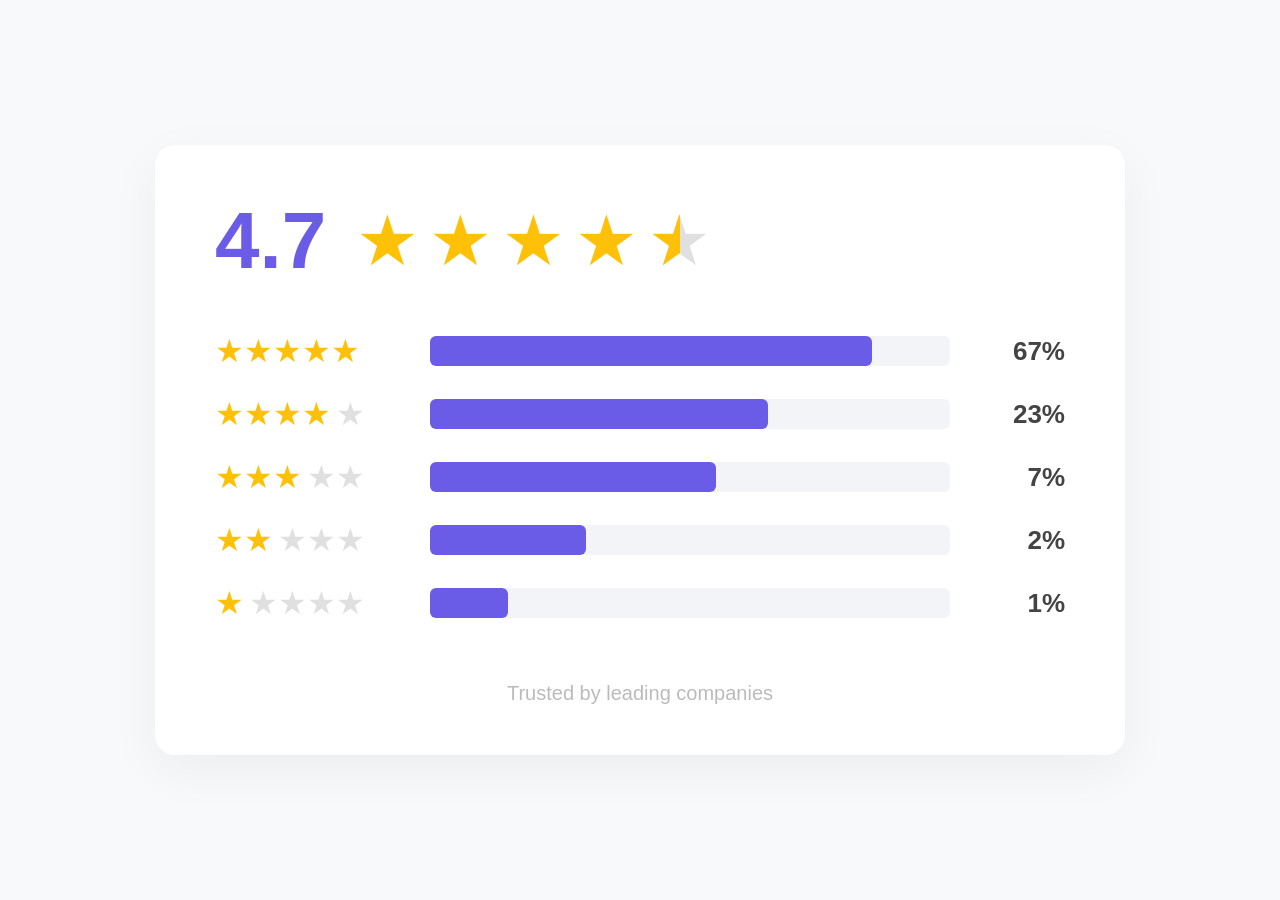
<file: index.html>
<!DOCTYPE html>
<html lang="uz">
<head>
    <meta charset="UTF-8">
    <meta name="viewport" content="width=device-width, initial-scale=1.0">
    <title>Reyting Vidjeti - Tuzatilgan Variant</title>
    <link rel="stylesheet" href="style.css">
    <style>
        
    </style>
</head>
<body>

<section class="reviews">
    <div class="reviews__summary">
        <h2 class="reviews__rating">4.7</h2>
        <div class="reviews__stars-main">
            <span>★</span><span>★</span><span>★</span><span>★</span><span class="star-half">★</span>
        </div>
    </div>

    <div class="reviews__chart">
      
        <div class="reviews__bar-row">
            <div class="reviews__bar-stars">★★★★★</div>
            <progress class="reviews__progress" value="85" max="100"></progress>
            <span class="reviews__percentage">67%</span>
        </div>

        <div class="reviews__bar-row">
            <div class="reviews__bar-stars">★★★★<span class="star--gray">★</span></div>
            <progress class="reviews__progress" value="65" max="100"></progress>
            <span class="reviews__percentage">23%</span>
        </div>

        <div class="reviews__bar-row">
            <div class="reviews__bar-stars">★★★<span class="star--gray">★★</span></div>
            <progress class="reviews__progress" value="55" max="100"></progress>
            <span class="reviews__percentage">7%</span>
        </div>

        <div class="reviews__bar-row">
            <div class="reviews__bar-stars">★★<span class="star--gray">★★★</span></div>
            <progress class="reviews__progress" value="30" max="100"></progress>
            <span class="reviews__percentage">2%</span>
        </div>

        <div class="reviews__bar-row">
            <div class="reviews__bar-stars">★<span class="star--gray">★★★★</span></div>
            <progress class="reviews__progress" value="15" max="100"></progress>
            <span class="reviews__percentage">1%</span>
        </div>
    </div>

    <div class="reviews__footer">Trusted by leading companies</div>
</section>

</body>
</html>
</file>
<file: style.css>
:root {
            --primary-purple: #6b5ce7;
            --star-yellow: #ffc107;
            --star-gray: #e0e0e0;
            --bar-bg: #f2f4f7;
        }

        body {
            font-family: 'Segoe UI', sans-serif;
            display: flex;
            justify-content: center;
            align-items: center;
            min-height: 100vh;
            background-color: #f8f9fb;
            margin: 0;
        }

        .reviews {
            background: white;
            padding: 50px 60px;
            border-radius: 20px;
            box-shadow: 0 15px 50px rgba(0,0,0,0.05);
            width: 850px;
        }

        .reviews__summary {
            display: flex;
            align-items: center;
            gap: 30px;
            margin-bottom: 45px;
        }

        .reviews__rating {
            font-size: 80px;
            color: var(--primary-purple);
            margin: 0;
            font-weight: 800;
        }

        .reviews__stars-main {
            color: var(--star-yellow);
            font-size: 70px;
            display: flex;
            gap: 10px;
        }

        /* 4.7 uchun yarim yulduz */
        .star-half {
            position: relative;
            display: inline-block;
            color: var(--star-gray);
        }
        .star-half::before {
            content: '★';
            position: absolute;
            left: 0;
            top: 0;
            width: 50%;
            overflow: hidden;
            color: var(--star-yellow);
        }

        .reviews__chart {
            display: flex;
            flex-direction: column;
            gap: 25px;
        }

        .reviews__bar-row {
            display: flex;
            align-items: center;
        }

        .reviews__bar-stars {
            color: var(--star-yellow);
            font-size: 32px;
            width: 180px;
            display: flex;
            gap: 5px;
        }

        .star--gray { color: var(--star-gray); }

        .reviews__progress {
            flex: 1;
            height: 30px;
            appearance: none;
            margin: 0 35px;
        }

        .reviews__progress::-webkit-progress-bar {
            background-color: var(--bar-bg);
            border-radius: 6px;
        }

        .reviews__progress::-webkit-progress-value {
            background-color: var(--primary-purple);
            border-radius: 6px;
        }

        .reviews__percentage {
            width: 80px;
            font-size: 26px;
            color: #444;
            text-align: right;
            font-weight: 700;
        }

        .reviews__footer {
            text-align: center;
            color: #bbb;
            font-size: 20px;
            margin-top: 60px;
        }
</file>
